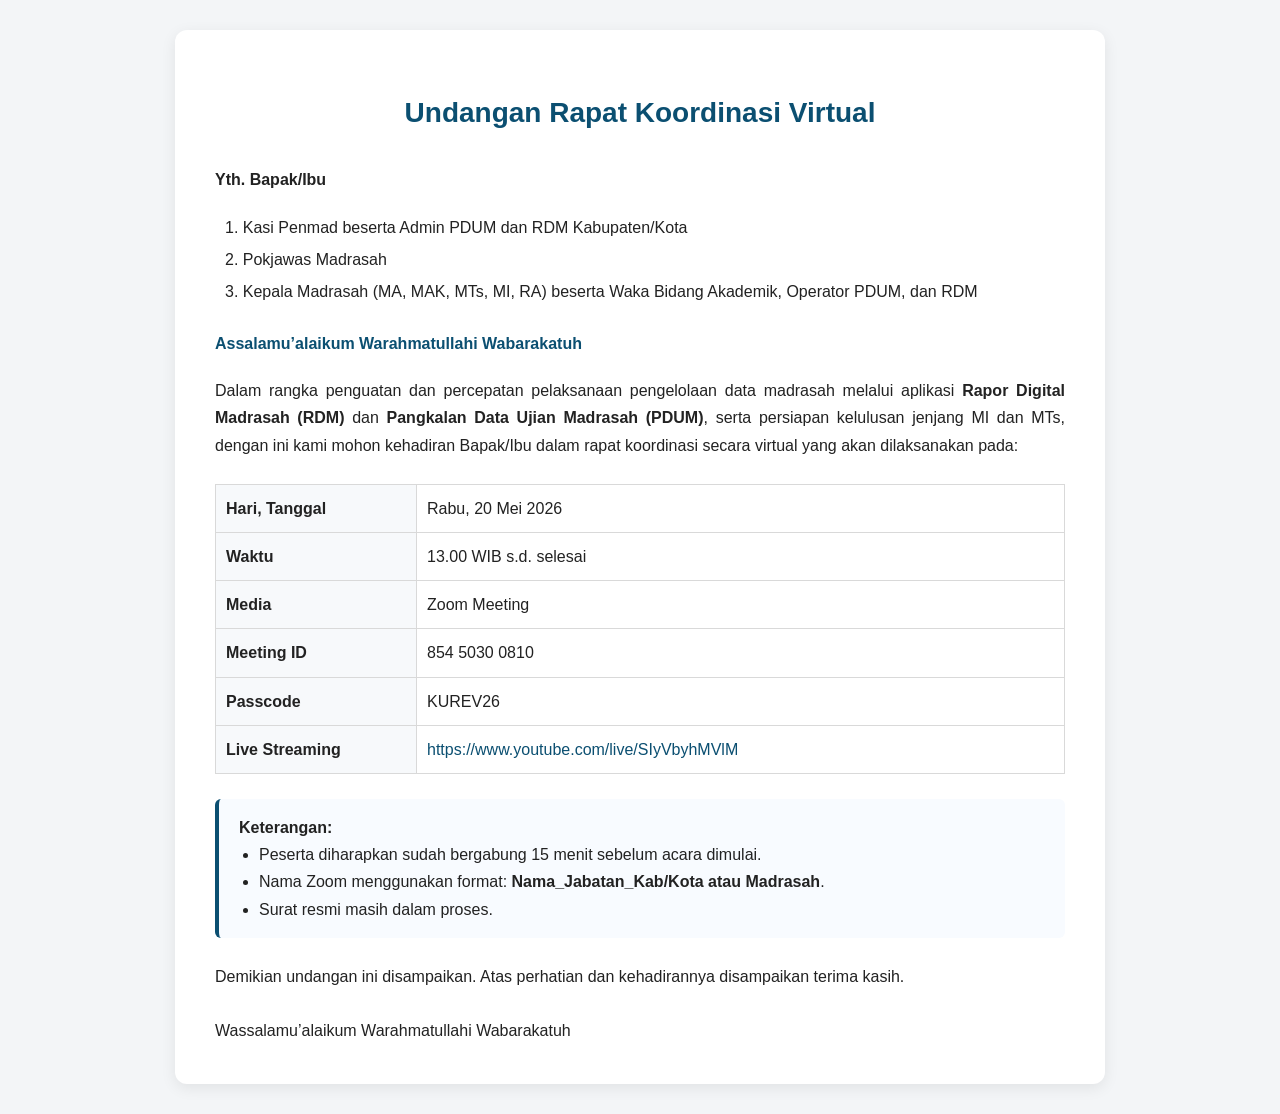
<file: 200526.html>
<!DOCTYPE html>
<html lang="id">
<head>
  <meta charset="UTF-8">
  <meta name="viewport" content="width=device-width, initial-scale=1.0">
  <title>Undangan Rapat Koordinasi RDM dan PDUM</title>

  <style>
    body{
      font-family: Arial, Helvetica, sans-serif;
      background:#f3f5f7;
      margin:0;
      padding:30px;
      color:#222;
      line-height:1.7;
    }

    .container{
      max-width:850px;
      margin:auto;
      background:#ffffff;
      padding:40px;
      border-radius:12px;
      box-shadow:0 4px 15px rgba(0,0,0,0.08);
    }

    h1{
      text-align:center;
      color:#0b4f71;
      margin-bottom:30px;
      font-size:28px;
    }

    .opening{
      margin-bottom:20px;
    }

    .recipient{
      margin-left:10px;
      margin-bottom:25px;
    }

    .recipient div{
      margin-bottom:5px;
    }

    .greeting{
      font-weight:bold;
      margin-bottom:20px;
      color:#0b4f71;
    }

    .content{
      text-align:justify;
      margin-bottom:25px;
    }

    table{
      width:100%;
      border-collapse:collapse;
      margin-bottom:25px;
    }

    td{
      padding:10px;
      border:1px solid #d9d9d9;
      vertical-align:top;
    }

    td:first-child{
      width:180px;
      font-weight:bold;
      background:#f7f9fb;
    }

    .note{
      background:#f8fbff;
      border-left:4px solid #0b4f71;
      padding:15px 20px;
      border-radius:6px;
      margin-bottom:25px;
    }

    .note ul{
      margin:0;
      padding-left:20px;
    }

    .closing{
      margin-top:25px;
    }

    a{
      color:#0b4f71;
      text-decoration:none;
    }

    a:hover{
      text-decoration:underline;
    }

    @media (max-width:600px){
      body{
        padding:15px;
      }

      .container{
        padding:25px;
      }

      table td{
        display:block;
        width:100%;
      }

      table td:first-child{
        width:100%;
      }
    }
  </style>
</head>

<body>

  <div class="container">

    <h1>Undangan Rapat Koordinasi Virtual</h1>

    <div class="opening">
      <strong>Yth. Bapak/Ibu</strong>
    </div>

    <div class="recipient">
      <div>1. Kasi Penmad beserta Admin PDUM dan RDM Kabupaten/Kota</div>
      <div>2. Pokjawas Madrasah</div>
      <div>3. Kepala Madrasah (MA, MAK, MTs, MI, RA) beserta Waka Bidang Akademik, Operator PDUM, dan RDM</div>
    </div>

    <div class="greeting">
      Assalamu’alaikum Warahmatullahi Wabarakatuh
    </div>

    <div class="content">
      Dalam rangka penguatan dan percepatan pelaksanaan pengelolaan data madrasah melalui aplikasi 
      <strong>Rapor Digital Madrasah (RDM)</strong> dan 
      <strong>Pangkalan Data Ujian Madrasah (PDUM)</strong>, 
      serta persiapan kelulusan jenjang MI dan MTs, dengan ini kami mohon kehadiran Bapak/Ibu dalam rapat koordinasi secara virtual yang akan dilaksanakan pada:
    </div>

    <table>
      <tr>
        <td>Hari, Tanggal</td>
        <td>Rabu, 20 Mei 2026</td>
      </tr>

      <tr>
        <td>Waktu</td>
        <td>13.00 WIB s.d. selesai</td>
      </tr>

      <tr>
        <td>Media</td>
        <td>Zoom Meeting</td>
      </tr>

      <tr>
        <td>Meeting ID</td>
        <td>854 5030 0810</td>
      </tr>

      <tr>
        <td>Passcode</td>
        <td>KUREV26</td>
      </tr>

      <tr>
        <td>Live Streaming</td>
        <td>
          <a href="https://www.youtube.com/live/SIyVbyhMVlM" target="_blank">
            https://www.youtube.com/live/SIyVbyhMVlM
          </a>
        </td>
      </tr>
    </table>

    <div class="note">
      <strong>Keterangan:</strong>
      <ul>
        <li>Peserta diharapkan sudah bergabung 15 menit sebelum acara dimulai.</li>
        <li>Nama Zoom menggunakan format: <strong>Nama_Jabatan_Kab/Kota atau Madrasah</strong>.</li>
        <li>Surat resmi masih dalam proses.</li>
      </ul>
    </div>

    <div class="closing">
      Demikian undangan ini disampaikan. Atas perhatian dan kehadirannya disampaikan terima kasih.
      <br><br>
      Wassalamu’alaikum Warahmatullahi Wabarakatuh
    </div>

  </div>

</body>
</html>
</file>
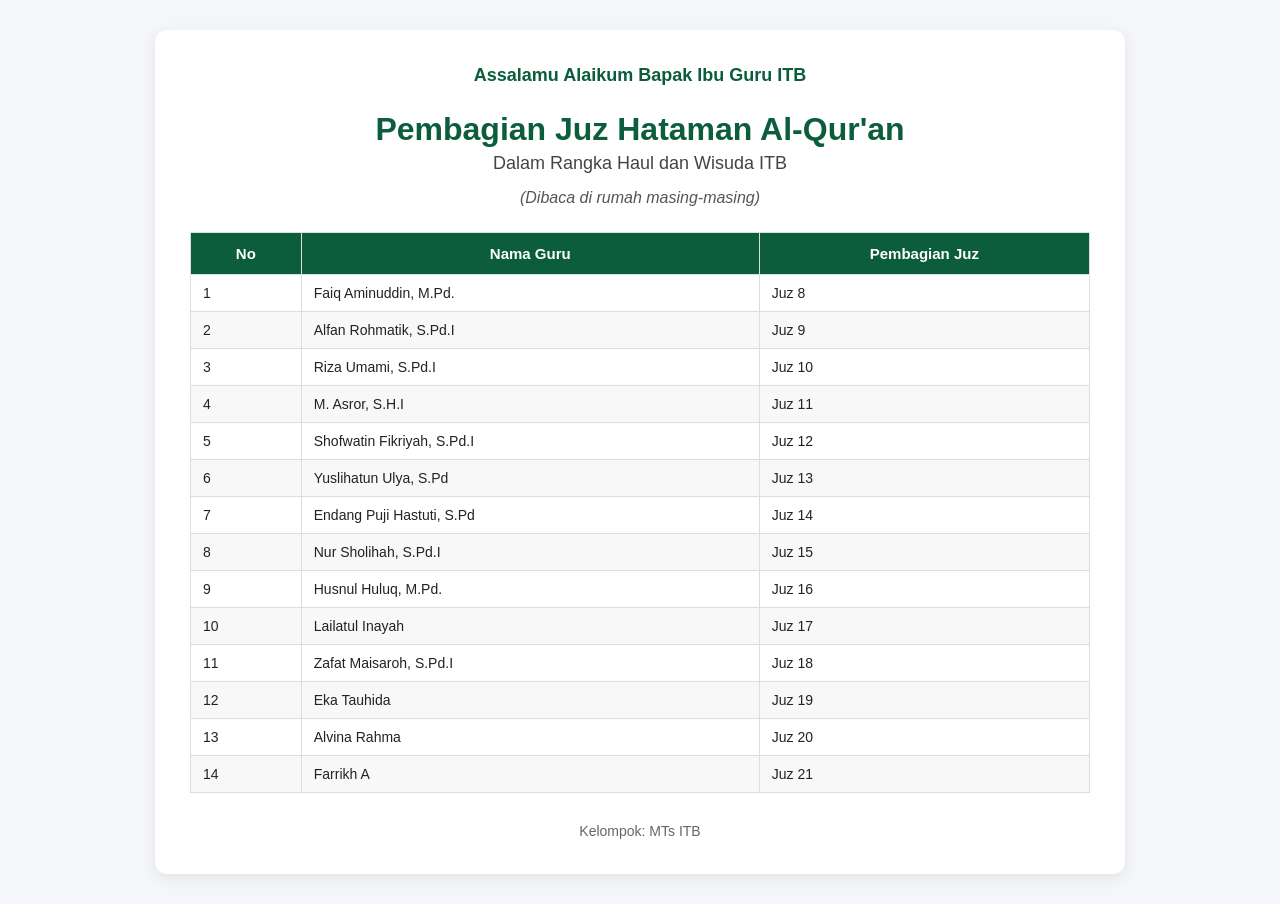
<file: khataman_haul_2026.html>
<!DOCTYPE html>
<html lang="id">
<head>
  <meta charset="UTF-8" />
  <meta name="viewport" content="width=device-width, initial-scale=1.0"/>
  <title>Pembagian Juz Hataman Al-Qur'an</title>

  <style>
    body{
      font-family: Arial, Helvetica, sans-serif;
      background:#f4f6f9;
      margin:0;
      padding:30px;
      color:#222;
    }

    .container{
      max-width:900px;
      margin:auto;
      background:white;
      padding:35px;
      border-radius:12px;
      box-shadow:0 4px 15px rgba(0,0,0,0.08);
    }

    h1{
      text-align:center;
      color:#0b5d3b;
      margin-bottom:5px;
    }

    h2{
      text-align:center;
      color:#444;
      margin-top:0;
      font-size:18px;
      font-weight:normal;
    }

    .opening{
      text-align:center;
      font-size:18px;
      margin-bottom:25px;
      color:#0b5d3b;
      font-weight:bold;
    }

    .note{
      text-align:center;
      margin-bottom:25px;
      color:#555;
      font-style:italic;
    }

    table{
      width:100%;
      border-collapse:collapse;
      margin-top:10px;
    }

    th{
      background:#0b5d3b;
      color:white;
      padding:12px;
      border:1px solid #ddd;
      font-size:15px;
    }

    td{
      padding:10px 12px;
      border:1px solid #ddd;
      font-size:14px;
    }

    tr:nth-child(even){
      background:#f8f8f8;
    }

    .footer{
      margin-top:30px;
      text-align:center;
      color:#666;
      font-size:14px;
    }

    @media (max-width:600px){
      body{
        padding:15px;
      }

      .container{
        padding:20px;
      }

      table{
        font-size:13px;
      }
    }
  </style>
</head>
<body>

  <div class="container">

    <div class="opening">
      Assalamu Alaikum Bapak Ibu Guru ITB
    </div>

    <h1>Pembagian Juz Hataman Al-Qur'an</h1>
    <h2>Dalam Rangka Haul dan Wisuda ITB</h2>

    <div class="note">
      (Dibaca di rumah masing-masing)
    </div>

    <table>
      <thead>
        <tr>
          <th>No</th>
          <th>Nama Guru</th>
          <th>Pembagian Juz</th>
        </tr>
      </thead>

      <tbody>
        <tr>
          <td>1</td>
          <td>Faiq Aminuddin, M.Pd.</td>
          <td>Juz 8</td>
        </tr>

        <tr>
          <td>2</td>
          <td>Alfan Rohmatik, S.Pd.I</td>
          <td>Juz 9</td>
        </tr>

        <tr>
          <td>3</td>
          <td>Riza Umami, S.Pd.I</td>
          <td>Juz 10</td>
        </tr>

        <tr>
          <td>4</td>
          <td>M. Asror, S.H.I</td>
          <td>Juz 11</td>
        </tr>

        <tr>
          <td>5</td>
          <td>Shofwatin Fikriyah, S.Pd.I</td>
          <td>Juz 12</td>
        </tr>

        <tr>
          <td>6</td>
          <td>Yuslihatun Ulya, S.Pd</td>
          <td>Juz 13</td>
        </tr>

        <tr>
          <td>7</td>
          <td>Endang Puji Hastuti, S.Pd</td>
          <td>Juz 14</td>
        </tr>

        <tr>
          <td>8</td>
          <td>Nur Sholihah, S.Pd.I</td>
          <td>Juz 15</td>
        </tr>

        <tr>
          <td>9</td>
          <td>Husnul Huluq, M.Pd.</td>
          <td>Juz 16</td>
        </tr>

        <tr>
          <td>10</td>
          <td>Lailatul Inayah</td>
          <td>Juz 17</td>
        </tr>

        <tr>
          <td>11</td>
          <td>Zafat Maisaroh, S.Pd.I</td>
          <td>Juz 18</td>
        </tr>

        <tr>
          <td>12</td>
          <td>Eka Tauhida</td>
          <td>Juz 19</td>
        </tr>

        <tr>
          <td>13</td>
          <td>Alvina Rahma</td>
          <td>Juz 20</td>
        </tr>

        <tr>
          <td>14</td>
          <td>Farrikh A</td>
          <td>Juz 21</td>
        </tr>
      </tbody>
    </table>

    <div class="footer">
      Kelompok: MTs ITB
    </div>

  </div>

</body>
</html>
</file>
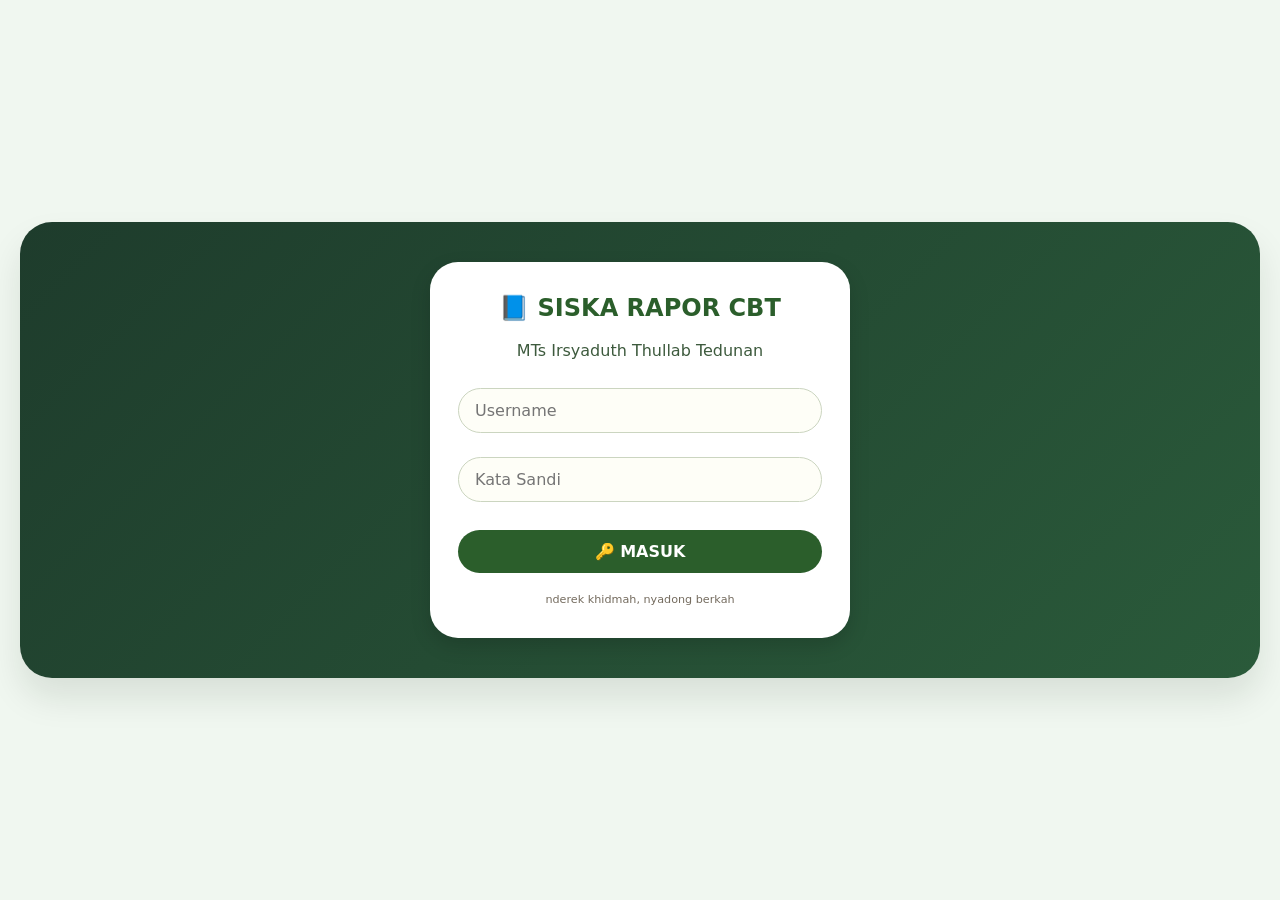
<file: pat.html>
<!DOCTYPE html>
<html lang="id">
<head>
    <meta charset="UTF-8">
    <meta name="viewport" content="width=device-width, initial-scale=1.0, user-scalable=yes">
    <title>E-Rapor CBT | MTs Irsyaduth Thullab Tedunan</title>
    <style>
        * { box-sizing: border-box; font-family: system-ui, 'Segoe UI', 'Roboto', sans-serif; }
        body { background: #f0f7f0; margin: 0; padding: 20px; display: flex; justify-content: center; align-items: center; min-height: 100vh; }
        .container { max-width: 1400px; width: 100%; background: white; border-radius: 32px; box-shadow: 0 20px 35px rgba(0, 32, 0, 0.1); overflow: hidden; }
        .login-panel { padding: 40px 30px; background: linear-gradient(135deg, #1e3c2c, #2a5a3a); color: white; text-align: center; }
        .login-card { background: white; color: #1e2a1e; border-radius: 28px; padding: 32px 28px; max-width: 420px; margin: 0 auto; box-shadow: 0 8px 20px rgba(0,0,0,0.15); }
        .login-card h2 { margin-top: 0; color: #2b5e2b; font-weight: 600; }
        .login-card input { width: 100%; padding: 12px 16px; margin: 12px 0; border: 1px solid #cbd5c0; border-radius: 60px; font-size: 1rem; background: #fefef7; }
        .login-card button { background: #2b5e2b; color: white; border: none; width: 100%; padding: 12px; border-radius: 60px; font-weight: bold; font-size: 1rem; cursor: pointer; margin-top: 16px; transition: 0.2s; }
        .login-card button:hover { background: #1f4a1f; transform: scale(0.98); }
        .error-msg { color: #c62828; background: #ffe8e8; padding: 8px; border-radius: 40px; margin-top: 12px; font-size: 0.85rem; }
        .dashboard { display: none; }
        .header-dashboard { background: #1e3c2c; padding: 20px 28px; color: white; }
        .header-dashboard h1 { margin: 0 0 6px 0; font-size: 1.5rem; }
        .header-dashboard p { margin: 0; opacity: 0.85; font-style: italic; }
        .user-info { display: flex; justify-content: space-between; align-items: center; flex-wrap: wrap; background: #e9f3e6; padding: 10px 28px; border-bottom: 1px solid #cfe3cf; }
        .user-greeting { font-weight: bold; color: #1e4620; }
        .logout-btn { background: #8b5a2b; border: none; padding: 6px 18px; border-radius: 30px; color: white; cursor: pointer; font-weight: 500; transition: 0.2s; }
        .logout-btn:hover { background: #6f451e; }
        .content-area { padding: 24px 28px; }
        .toolbar { display: flex; flex-wrap: wrap; gap: 15px; margin-bottom: 28px; align-items: flex-end; background: #f8faf4; padding: 16px 20px; border-radius: 28px; }
        .toolbar-group { display: flex; flex-direction: column; gap: 6px; }
        .toolbar-group label { font-size: 0.8rem; font-weight: 600; color: #2b4b2b; }
        select, .toolbar button { padding: 8px 16px; border-radius: 40px; border: 1px solid #bdd4b0; background: white; font-size: 0.9rem; cursor: pointer; }
        .toolbar button { background: #2a6b2a; color: white; border: none; font-weight: bold; transition: 0.2s; }
        .toolbar button:hover { background: #1f551f; }
        table { width: 100%; border-collapse: collapse; background: white; border-radius: 20px; overflow-x: auto; display: block; }
        th, td { border: 1px solid #dde6d5; padding: 12px 8px; text-align: center; font-size: 0.85rem; }
        th { background: #d9e8d3; color: #1a3a1a; font-weight: 700; }
        tr:nth-child(even) { background-color: #fafdf7; }
        .nilai-rendah { background-color: #fff0e0; font-weight: 500; }
        .keterangan { font-size: 0.8rem; font-weight: 500; }
        .table-wrapper { overflow-x: auto; border-radius: 20px; border: 1px solid #e0ecda; }
        footer { text-align: center; font-size: 0.7rem; padding: 16px; color: #4a6741; border-top: 1px solid #deecda; }
        .btn-tampil { background-color: #2c7a2c; color: white; border: none; padding: 6px 16px; border-radius: 40px; cursor: pointer; font-weight: bold; transition: 0.2s; }
        .btn-tampil:hover { background-color: #1e5a1e; transform: scale(0.97); }
        .export-label { font-size:0.7rem; color:#4b6e3b; margin-left:auto; background:transparent; }
        @media (max-width: 700px) { th, td { padding: 6px 4px; font-size: 0.7rem; } .toolbar { flex-direction: column; align-items: stretch; } }
    </style>
</head>
<body>
<div class="container" id="appContainer">
    <div id="loginSection" class="login-panel">
        <div class="login-card">
            <h2>📘 SISKA RAPOR CBT</h2>
            <p style="color:#3d5a3d;">MTs Irsyaduth Thullab Tedunan</p>
            <input type="text" id="loginUsername" placeholder="Username" autocomplete="off">
            <input type="password" id="loginPassword" placeholder="Kata Sandi">
            <button id="btnLogin">🔑 MASUK</button>
            <div id="loginError" class="error-msg" style="display: none;"></div>
            <div style="margin-top: 20px; font-size: 0.7rem; color:#746b5e;">nderek khidmah, nyadong berkah</div>
        </div>
    </div>

    <div id="dashboardSection" class="dashboard">
        <div class="header-dashboard">
            <h1>📋 DAFTAR NILAI PAT</h1>
            <p>Penilaian Akhir Tahun Pelajaran 2025/2026<br>MTs Irsyaduth Thullab Tedunan</p>
        </div>
        <div class="user-info">
            <span class="user-greeting" id="userGreeting"></span>
            <button id="logoutBtn" class="logout-btn">🚪 Keluar</button>
        </div>
        <div class="content-area">
            <p>Untuk Arsip nilai PHTS 2 dapat dilihat pada tautan berikut;<p>
            <a href="https://docs.google.com/spreadsheets/d/1Q-qcjDc6aFmaw4sTCZqE6dUvIwit3qYJ/edit?usp=sharing&ouid=107614036258661673525&rtpof=true&sd=true">Nilai PHBTS2 KELAS 8</a>
              <br>
                <a href="https://docs.google.com/spreadsheets/d/10Xsttz65s2e2OVKB952CV5C4j4K-hK2QS0tRdWE61ms/edit?usp=sharing">Nilai PHBTS2 KELAS 7</a>
            
            <div id="guruToolbar" style="display: none;" class="toolbar">
                <div class="toolbar-group">
                    <label>📚 Pilih Mata Pelajaran</label>
                    <select id="exportMapelSelect"></select>
                </div>
                <div class="toolbar-group">
                    <label>🏫 Kelas</label>
                    <select id="exportKelasSelect">
                        <option value="all">Semua Kelas (7 & 8)</option>
                        <option value="7A">Kelas 7A</option>
                        <option value="7B">Kelas 7B</option>
                        <option value="8">Kelas 8</option>
                    </select>
                </div>
                <button id="btnExportXLS">📎 Unduh Nilai (XLS)</button>
                <span class="export-label">⬇ Export nilai utama + remidi + keterangan</span>
            </div>
            <div id="nilaiContainer">
                <div style="margin-bottom: 20px;">
                    <h3 id="subtitleNilai">📖 Daftar Nilai Mata Pelajaran</h3>
                    <div id="studentSelectorArea" style="margin-bottom: 12px;"></div>
                </div>
                <div class="table-wrapper">
                    <table id="nilaiTable">
                        <thead id="tableHeader"></thead>
                        <tbody id="tableBody"></tbody>
                    </table>
                </div>
            </div>
        </div>
        <footer>© Sistem Informasi Raport Digital | Data Real Time CBT</footer>
    </div>
</div>

<script>
    // ================== NORMALISASI NAMA MAPEL ==================
    function normalizeMapelName(rawName) {
        let upper = rawName.toUpperCase().trim();
        if (upper === "TAKLIM" || upper === "TAKLIMUL MUTA'ALIM" || upper === "TAKLIMUL MUTA'ALLIM") return "TAKLIMUL MUTA'ALIM";
        if (upper === "NAHWU-SHORF" || upper === "NASHWU-SHORF" || upper === "NAHWU SHORF") return "NAHWU-SHORF";
        if (upper === "HADITS" || upper === "HADIS") return "HADITS";
        if (upper === "TAFSIR") return "TAFSIR";
        if (upper === "TAQRIB") return "TAQRIB";
        if (upper === "AKIDAH AKHLAK") return "AKIDAH AKHLAK";
        if (upper === "BAHASA ARAB") return "BAHASA ARAB";
        if (upper === "BAHASA INDONESIA") return "BAHASA INDONESIA";
        if (upper === "BAHASA INGGRIS") return "BAHASA INGGRIS";
        if (upper === "IPS") return "IPS";
        if (upper === "IPA") return "IPA";
        if (upper === "PPKN") return "PPKn";
        if (upper === "MATEMATIKA") return "MATEMATIKA";
        if (upper === "SKI") return "SKI";
        if (upper === "FIKIH") return "FIKIH";
        if (upper === "QUR'AN HADITS") return "QUR'AN HADITS";
        if (upper === "PJOK") return "PJOK";
        if (upper === "INFORMATIKA") return "INFORMATIKA";
        if (upper === "SENI BUDAYA") return "SENI BUDAYA";
        if (upper === "BAHASA JAWA") return "BAHASA JAWA";
        if (upper === "NU") return "NU";
        if (upper === "TAUHID") return "TAUHID";
        return rawName;
    }

    // ================== PARSING CSV ==================
    function parseCSVtoObjects(csvText) {
        const lines = csvText.trim().split(/\r?\n/);
        if(lines.length < 2) return [];
        const headers = lines[0].split(',').map(h => h.replace(/^"|"$/g, '').trim());
        const result = [];
        for(let i=1; i<lines.length; i++) {
            if(!lines[i].trim()) continue;
            let row = [];
            let inQuote = false;
            let current = '';
            for(let ch of lines[i]) {
                if(ch === '"') inQuote = !inQuote;
                else if(ch === ',' && !inQuote) { row.push(current.trim()); current = ''; }
                else current += ch;
            }
            row.push(current.trim());
            if(row.length < headers.length) continue;
            let obj = {};
            headers.forEach((h, idx) => { obj[h] = row[idx] || ''; });
            result.push(obj);
        }
        return result;
    }

    function parseMapelKey(key) {
        if (!key.startsWith("Kuis:")) return null;
        let sisa = key.substring(5);
        let riilMatch = sisa.match(/(.*?)\s*\(Riil\)$/i);
        if (!riilMatch) return null;
        let sebelumRiil = riilMatch[1].trim();
        let remidiMatch = sebelumRiil.match(/^(.*?)\s*\((Remidi|REMIDI)\)$/i);
        if (remidiMatch) {
            let mapelBersih = remidiMatch[1].trim();
            return { mapelBersih: mapelBersih, isRemidi: true };
        } else {
            return { mapelBersih: sebelumRiil, isRemidi: false };
        }
    }

    function extractStudentFromRaw(rawObj, defaultKelas) {
        let namaDepan = rawObj["Nama Depan"] || "";
        let namaAkhir = rawObj["Nama akhir"] || "";
        let namaLengkap = (namaDepan + " " + namaAkhir).trim();
        let email = rawObj["Alamat surel"] || "";
        let emailLocal = email ? email.split('@')[0] : "";  // ambil prefix email sebagai ID unik
        let kelas = defaultKelas;

        let nilaiMap = new Map();
        for(let key in rawObj) {
            let parsed = parseMapelKey(key);
            if (!parsed) continue;
            let { mapelBersih, isRemidi } = parsed;
            let mapelNormal = normalizeMapelName(mapelBersih);
            let nilaiStr = rawObj[key];
            let nilai = (nilaiStr === '-' || nilaiStr === '' || nilaiStr === undefined) ? null : parseFloat(nilaiStr);
            if(isNaN(nilai)) nilai = null;

            if (!nilaiMap.has(mapelNormal)) {
                nilaiMap.set(mapelNormal, { utama: null, remidi: null });
            }
            let entry = nilaiMap.get(mapelNormal);
            if (!isRemidi) entry.utama = nilai;
            else entry.remidi = nilai;
        }
        return {
            uid: emailLocal,          // identifier unik dari email
            nama: namaLengkap,
            kelas: kelas,
            email: email,
            nilaiMap: nilaiMap
        };
    }

    // ================== URUTAN SISWA CUSTOM & SUBKELAS ==================
    // Daftar prefix email (nomor ID) sesuai urutan: 7A, 7B, 8
    const customOrderUids = [
        // Kelas 7A (perempuan) - 22 siswa
        "3127769797", "3122643480", "3137803189", "3135912225", "3129419120", "3123412704", "3125801400",
        "3134059861", "3126303673", "3139255559", "3133179938", "3121731467", "3130222763", "3139712557",
        "3138132500", "3124587211", "3137380440", "3122574676", "3135601427", "3125985561", "3135163292",
        "3136243682",
        // Kelas 7B (laki-laki) - 14 siswa
        "3121447574", "3137298475", "0128312369", "3129488334", "3131150241", "3131590842", "3132787097",
        "3131455033", "3138847260", "0116163534", "3123874679", "3131799772", "3132593380", "3134103139",
        // Kelas 8 - 26 siswa
        "3130515011", "0095103601", "3120739984", "3125761288", "3125108780", "3124532662", "3115368220",
        "3119323113", "3127182441", "3114563961", "3115783008", "3129310900", "3119574082", "0111684209",
        "0121576345", "0113106875", "3122161058", "3111255104", "3119693693", "3114740072", "3114257357",
        "3120140558", "3117251196", "3114402042", "0122932983", "3139854343"
    ];

    function getSubkelasByUid(uid) {
        const index = customOrderUids.indexOf(uid);
        if (index === -1) return null;
        if (index < 22) return "7A";
        if (index < 22 + 14) return "7B";
        return "8";
    }

    function sortStudentsByCustomOrder(students) {
        const orderMap = new Map();
        customOrderUids.forEach((uid, idx) => orderMap.set(uid, idx));
        students.forEach(s => {
            s.subkelas = getSubkelasByUid(s.uid) || (s.kelas == 7 ? "7" : "8");
        });
        students.sort((a, b) => {
            const idxA = orderMap.has(a.uid) ? orderMap.get(a.uid) : Infinity;
            const idxB = orderMap.has(b.uid) ? orderMap.get(b.uid) : Infinity;
            if (idxA !== idxB) return idxA - idxB;
            return a.nama.localeCompare(b.nama);
        });
        return students;
    }

    // ================== LOAD DATA ==================
    let allStudents = [];
    let masterMapelList = [];
    let usersDB = [];
    let currentUser = null;

    async function loadAllData() {
        const files = [
            { path: "Pat2607 Nilai-20260607_0353-comma_separated.csv", kelas: 7 },
            { path: "Pat2608 Nilai-20260607_0359-comma_separated.csv", kelas: 8 }
        ];
        let rawStudents = [];
        for(let file of files) {
            try {
                const response = await fetch(file.path);
                if(!response.ok) throw new Error(`Gagal load ${file.path}`);
                const text = await response.text();
                const dataObjects = parseCSVtoObjects(text);
                for(let obj of dataObjects) {
                    let student = extractStudentFromRaw(obj, file.kelas);
                    if(student.nama && student.nama !== " ") rawStudents.push(student);
                }
            } catch(e) {
                console.warn(`Error loading ${file.path}:`, e);
                alert(`Data nilai tidak dapat dimuat: ${file.path}. Pastikan file tersedia.`);
            }
        }
        allStudents = sortStudentsByCustomOrder(rawStudents);
        let mapelSet = new Set();
        for(let s of allStudents) {
            for(let mapel of s.nilaiMap.keys()) mapelSet.add(mapel);
        }
        masterMapelList = Array.from(mapelSet).sort((a,b) => a.localeCompare(b, 'id'));
        console.log("Loaded & sorted students:", allStudents.length, "mapel:", masterMapelList.length);
        console.log("Contoh subkelas:", allStudents.slice(0,3).map(s=>`${s.nama}: ${s.subkelas}`));
    }

    async function loadUserDB() {
        try {
            const resp = await fetch("user.csv");
            if(!resp.ok) throw new Error("user.csv tidak ditemukan");
            const text = await resp.text();
            const rows = text.trim().split(/\r?\n/);
            for(let i=1;i<rows.length;i++) {
                let vals = rows[i].split(',').map(v => v.replace(/^"|"$/g, '').trim());
                if(vals.length<5) continue;
                usersDB.push({
                    nama: vals[0],
                    username: vals[1],
                    password: vals[2],
                    status: vals[3],
                    email: vals[4]
                });
            }
        } catch(e) {
            console.warn("user.csv tidak ada, generate default");
            for(let student of allStudents) {
                let username = student.email;
                if(!username) username = student.nama.replace(/\s/g,'').toLowerCase();
                let status = (student.kelas === 7) ? "kelas7" : "kelas8";
                usersDB.push({
                    nama: student.nama,
                    username: username,
                    password: "siswa123",
                    status: status,
                    email: student.email
                });
            }
            usersDB.push({ nama: "Guru Pengajar", username: "guru", password: "guru123", status: "guru", email: "-" });
        }
    }

    function renderNilaiTable(student) {
        if(!student) {
            document.getElementById("tableHeader").innerHTML = "";
            document.getElementById("tableBody").innerHTML = "<tr><td colspan='5'>Siswa tidak ditemukan</td></tr>";
            return;
        }
        let theadHtml = `<tr><th>No</th><th>Mata Pelajaran</th><th>Nilai Utama</th><th>Nilai Remidi</th><th>Keterangan</th></tr>`;
        let tbodyHtml = "";
        let nomor = 1;
        for(let mapel of masterMapelList) {
            let nilai = student.nilaiMap.get(mapel) || { utama: null, remidi: null };
            let utama = (nilai.utama !== null && !isNaN(nilai.utama)) ? nilai.utama : "-";
            let remidi = (nilai.remidi !== null && !isNaN(nilai.remidi)) ? nilai.remidi : "-";
            let utamaAngka = (nilai.utama !== null && !isNaN(nilai.utama)) ? nilai.utama : -1;
            let remidiAngka = (nilai.remidi !== null && !isNaN(nilai.remidi)) ? nilai.remidi : -1;
            let needRemidi = (utamaAngka < 60 && (remidiAngka === -1 || remidiAngka < 60));
            let keterangan = needRemidi ? "⚠️ masih perlu remidi" : "✅ tuntas";
            let rowClass = needRemidi ? "nilai-rendah" : "";
            tbodyHtml += `<tr class="${rowClass}"><td>${nomor++}</td><td style="text-align:left;">${mapel}</td><td>${utama === "-" ? "—" : utama}</td><td>${remidi === "-" ? "—" : remidi}</td><td class="keterangan">${keterangan}</td></tr>`;
        }
        document.getElementById("tableHeader").innerHTML = theadHtml;
        document.getElementById("tableBody").innerHTML = tbodyHtml;
        let subkelasLabel = student.subkelas ? ` (Kelas ${student.subkelas})` : ` (Kelas ${student.kelas})`;
        document.getElementById("subtitleNilai").innerHTML = `📖 Daftar Nilai - ${student.nama}${subkelasLabel}`;
    }

    function populateStudentSelectorForGuru() {
        let container = document.getElementById("studentSelectorArea");
        if(!container) return;
        if(currentUser && currentUser.status !== "guru") {
            container.innerHTML = "";
            return;
        }
        let filtered = allStudents;
        let html = `<div style="display: flex; gap: 12px; align-items: center; flex-wrap:wrap;">
                        <label><strong>👥 Pilih Siswa : </strong></label>
                        <select id="siswaSelect" style="padding:6px 12px; border-radius:40px;">`;
        for(let s of filtered) {
            let label = s.subkelas ? `${s.nama} (Kls ${s.subkelas})` : `${s.nama} (Kls ${s.kelas})`;
            html += `<option value="${s.email}">${label}</option>`;
        }
        html += `</select><button id="refreshNilaiBtn" class="btn-tampil">Tampilkan Nilai</button></div>`;
        container.innerHTML = html;
        const refreshBtn = document.getElementById("refreshNilaiBtn");
        if(refreshBtn) {
            refreshBtn.addEventListener("click", () => {
                let email = document.getElementById("siswaSelect").value;
                let student = allStudents.find(s => s.email === email);
                if(student) renderNilaiTable(student);
            });
        }
        if(filtered.length) renderNilaiTable(filtered[0]);
    }

    // ================== EXPORT XLS (TANPA LIBRARY) ==================
    function downloadAsXLS(dataArray, filename) {
        let sheetContent = "";
        for(let row of dataArray) {
            let processedRow = row.map(cell => {
                if(typeof cell === 'string' && (cell.includes(',') || cell.includes('"'))) {
                    return `"${cell.replace(/"/g, '""')}"`;
                }
                return cell;
            }).join(",");
            sheetContent += processedRow + "\n";
        }
        const blob = new Blob(["\uFEFF" + sheetContent], { type: "application/vnd.ms-excel" });
        const link = document.createElement("a");
        const url = URL.createObjectURL(blob);
        link.href = url;
        link.download = filename.endsWith('.xls') ? filename : filename + ".xls";
        document.body.appendChild(link);
        link.click();
        document.body.removeChild(link);
        URL.revokeObjectURL(url);
    }

    function exportToXLS(mapel, kelasFilter) {
        if (!mapel) { alert("Pilih mata pelajaran terlebih dahulu."); return; }
        let targetStudents;
        if (kelasFilter === "all") targetStudents = allStudents;
        else if (kelasFilter === "7A") targetStudents = allStudents.filter(s => s.subkelas === "7A");
        else if (kelasFilter === "7B") targetStudents = allStudents.filter(s => s.subkelas === "7B");
        else if (kelasFilter === "8") targetStudents = allStudents.filter(s => s.subkelas === "8");
        else targetStudents = allStudents;

        if(targetStudents.length === 0) { 
            alert(`Tidak ada siswa pada kelompok ${kelasFilter}. Pastikan data sudah dimuat dengan benar.`);
            return; 
        }
        let exportData = [["Nama Siswa", "Kelas", `Nilai Utama (${mapel})`, `Nilai Remidi (${mapel})`, "Keterangan"]];
        for(let s of targetStudents) {
            let nilaiMapel = s.nilaiMap.get(mapel) || { utama: null, remidi: null };
            let utama = (nilaiMapel.utama !== null && !isNaN(nilaiMapel.utama)) ? nilaiMapel.utama : "-";
            let remidi = (nilaiMapel.remidi !== null && !isNaN(nilaiMapel.remidi)) ? nilaiMapel.remidi : "-";
            let utamaAngka = (nilaiMapel.utama !== null && !isNaN(nilaiMapel.utama)) ? nilaiMapel.utama : -1;
            let remidiAngka = (nilaiMapel.remidi !== null && !isNaN(nilaiMapel.remidi)) ? nilaiMapel.remidi : -1;
            let keterangan = (utamaAngka < 60 && (remidiAngka === -1 || remidiAngka < 60)) ? "Masih perlu remidi" : "Tuntas";
            let kelasLabel = s.subkelas ? `Kelas ${s.subkelas}` : `Kelas ${s.kelas}`;
            exportData.push([s.nama, kelasLabel, utama, remidi, keterangan]);
        }
        try {
            const filename = `Nilai_${mapel}_${kelasFilter}_PAT2026.xls`;
            downloadAsXLS(exportData, filename);
            alert(`Berhasil mengeksport data ${mapel} untuk ${kelasFilter === 'all' ? 'Semua Kelas' : 'Kelas '+kelasFilter}`);
        } catch(err) {
            console.error("Export error:", err);
            alert("Terjadi kesalahan saat mengeksport data: " + err.message);
        }
    }

    function initGuruExportToolbar() {
        const toolbarDiv = document.getElementById("guruToolbar");
        if(!toolbarDiv) return;
        if(currentUser && currentUser.status === "guru") {
            toolbarDiv.style.display = "flex";
            const mapelSelect = document.getElementById("exportMapelSelect");
            if(mapelSelect) {
                mapelSelect.innerHTML = "";
                for(let mapel of masterMapelList) {
                    let opt = document.createElement("option");
                    opt.value = mapel;
                    opt.textContent = mapel;
                    mapelSelect.appendChild(opt);
                }
                const exportBtn = document.getElementById("btnExportXLS");
                const kelasSelect = document.getElementById("exportKelasSelect");
                const newExportBtn = exportBtn.cloneNode(true);
                exportBtn.parentNode.replaceChild(newExportBtn, exportBtn);
                newExportBtn.addEventListener("click", () => {
                    let mapel = mapelSelect.value;
                    let kelas = kelasSelect.value;
                    if(!mapel) { alert("Pilih mata pelajaran."); return; }
                    exportToXLS(mapel, kelas);
                });
            }
        } else {
            toolbarDiv.style.display = "none";
        }
    }

    // ================== LOGIN & DASHBOARD ==================
    async function handleLogin(username, password) {
        if(usersDB.length === 0) await loadUserDB();
        const user = usersDB.find(u => u.username === username && u.password === password);
        if(!user) {
            document.getElementById("loginError").innerText = "Username / sandi salah!";
            document.getElementById("loginError").style.display = "block";
            return false;
        }
        currentUser = { username: user.username, status: user.status, nama: user.nama, emailMatch: user.email };
        localStorage.setItem("currentUser", JSON.stringify(currentUser));
        return true;
    }

    async function showDashboard() {
        if(!currentUser) return;
        document.getElementById("loginSection").style.display = "none";
        document.getElementById("dashboardSection").style.display = "block";
        let roleText = currentUser.status === "guru" ? "Guru" : (currentUser.status === "kelas7" ? "Siswa Kelas 7" : "Siswa Kelas 8");
        document.getElementById("userGreeting").innerHTML = `👋 Selamat datang, ${currentUser.nama} (${roleText})`;
        
        if(currentUser.status === "guru") {
            if(allStudents.length === 0) await loadAllData();
            await populateStudentSelectorForGuru();
            initGuruExportToolbar();
        } else {
            let student = allStudents.find(s => s.email === currentUser.emailMatch);
            if(!student) student = allStudents.find(s => s.nama.toLowerCase() === currentUser.nama.toLowerCase());
            if(student) renderNilaiTable(student);
            else document.getElementById("tableBody").innerHTML = "<tr><td colspan='5'>Data nilai tidak ditemukan untuk akun ini.</td></tr>";
            document.getElementById("studentSelectorArea").innerHTML = "";
            document.getElementById("guruToolbar").style.display = "none";
        }
    }

    function logout() {
        localStorage.removeItem("currentUser");
        currentUser = null;
        document.getElementById("loginSection").style.display = "block";
        document.getElementById("dashboardSection").style.display = "none";
        document.getElementById("loginUsername").value = "";
        document.getElementById("loginPassword").value = "";
        document.getElementById("loginError").style.display = "none";
    }

    async function initApp() {
        await loadAllData();
        await loadUserDB();
        const logoutBtn = document.getElementById("logoutBtn");
        if (logoutBtn) {
            logoutBtn.removeEventListener("click", logout);
            logoutBtn.addEventListener("click", logout);
        }
        const saved = localStorage.getItem("currentUser");
        if(saved) {
            try {
                currentUser = JSON.parse(saved);
                if(usersDB.some(u => u.username === currentUser.username)) {
                    await showDashboard();
                    return;
                } else localStorage.removeItem("currentUser");
            } catch(e) {}
        }
        document.getElementById("loginSection").style.display = "block";
        document.getElementById("dashboardSection").style.display = "none";
        const loginBtn = document.getElementById("btnLogin");
        loginBtn.onclick = async () => {
            const user = document.getElementById("loginUsername").value.trim();
            const pass = document.getElementById("loginPassword").value.trim();
            if(await handleLogin(user, pass)) await showDashboard();
        };
        document.getElementById("loginPassword").addEventListener("keypress", (e) => { if(e.key === "Enter") loginBtn.click(); });
    }
    
    initApp();
</script>
</body>
</html>
</file>
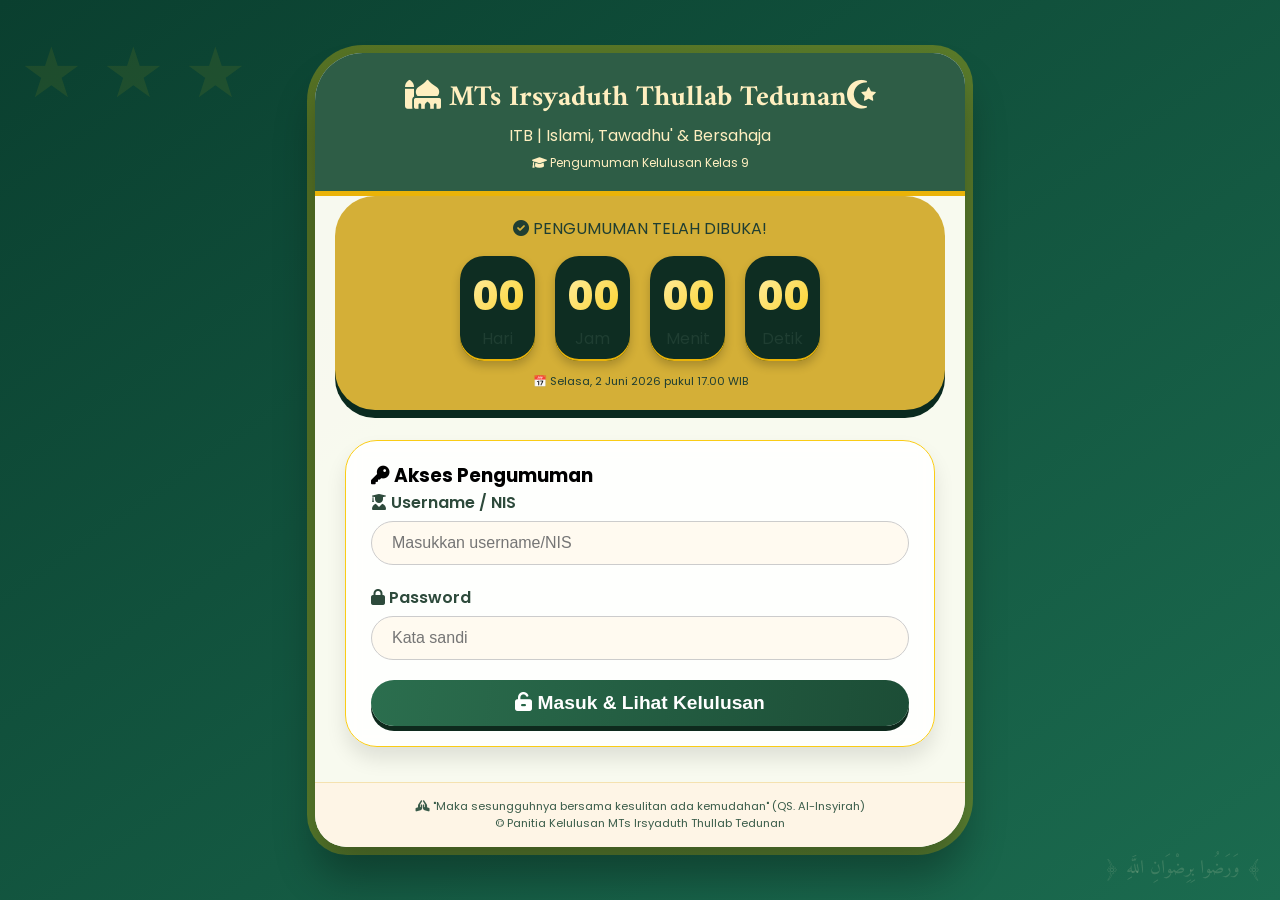
<file: skl26.html>
<!DOCTYPE html>
<html lang="id">
<head>
    <meta charset="UTF-8">
    <meta name="viewport" content="width=device-width, initial-scale=1.0, user-scalable=yes">
    <title>Pengumuman Kelulusan | MTs Irsyaduth Thullab Tedunan</title>
    <link rel="stylesheet" href="style.css">
    <link href="https://fonts.googleapis.com/css2?family=Poppins:wght@300;400;600;700;800&family=Amiri:wght@400;700&display=swap" rel="stylesheet">
    <link rel="stylesheet" href="https://cdnjs.cloudflare.com/ajax/libs/font-awesome/6.0.0-beta3/css/all.min.css">
</head>
<body>
<div class="main-container">
    <div class="header-islamic">
        <h1><i class="fas fa-mosque"></i> MTs Irsyaduth Thullab Tedunan<i class="fas fa-star-and-crescent"></i></h1>
        <p>ITB | Islami, Tawadhu' & Bersahaja</p>
        <p style="font-size:0.75rem; margin-top:6px;"><i class="fas fa-graduation-cap"></i> Pengumuman Kelulusan Kelas 9</p>
    </div>

    <!-- Timer -->
    <div class="timer-card" id="timerWidget">
        <div class="timer-label">
            <i class="fas fa-hourglass-half"></i> MENUJU PENGUMUMAN RESMI
        </div>
        <div class="timer-digits" id="countdownDisplay">
            <div class="time-block"><div class="time-number" id="days">00</div><div class="time-label">Hari</div></div>
            <div class="time-block"><div class="time-number" id="hours">00</div><div class="time-label">Jam</div></div>
            <div class="time-block"><div class="time-number" id="minutes">00</div><div class="time-label">Menit</div></div>
            <div class="time-block"><div class="time-number" id="seconds">00</div><div class="time-label">Detik</div></div>
        </div>
        <div style="font-size: 0.7rem; margin-top: 12px;" id="targetDateText"></div>
    </div>

    <div class="content-area" id="appContent">
        <!-- Login Panel -->
        <div id="loginPanel">
            <div class="login-card">
                <h3><i class="fas fa-key"></i> Akses Pengumuman</h3>
                <div class="input-group">
                    <label><i class="fas fa-user-graduate"></i> Username / NIS</label>
                    <input type="text" id="username" placeholder="Masukkan username/NIS" autocomplete="off">
                </div>
                <div class="input-group">
                    <label><i class="fas fa-lock"></i> Password</label>
                    <input type="password" id="password" placeholder="Kata sandi">
                </div>
                <button class="btn-login" id="loginBtn"><i class="fas fa-unlock-alt"></i> Masuk & Lihat Kelulusan</button>
            </div>
        </div>

        <!-- Dashboard Kelulusan (awal tersembunyi) -->
        <div id="graduatePanel" style="display: none;">
            <div class="graduate-panel">
                <!-- Area untuk pesan "belum dibuka" atau konten kelulusan -->
                <div id="announcementContent">
                    <!-- akan diisi oleh script berdasarkan waktu -->
                </div>
                <div style="text-align: center; margin-top: 15px;">
                    <button class="logout-btn" id="logoutBtn"><i class="fas fa-sign-out-alt"></i> Logout & Kembali</button>
                </div>
            </div>
        </div>
    </div>

    <footer>
        <i class="fas fa-praying-hands"></i> "Maka sesungguhnya bersama kesulitan ada kemudahan" (QS. Al-Insyirah) <br>
        © Panitia Kelulusan MTs Irsyaduth Thullab Tedunan
    </footer>
</div>

<script src="script.js"></script>
</body>
</html>
</file>
<file: style.css>
* {
    margin: 0;
    padding: 0;
    box-sizing: border-box;
}

body {
    font-family: 'Poppins', sans-serif;
    background: linear-gradient(145deg, #0a3f2f 0%, #1b6b4f 100%);
    min-height: 100vh;
    display: flex;
    justify-content: center;
    align-items: center;
    padding: 1.5rem;
    position: relative;
}

body::before {
    content: "﴿ وَرَضُوا بِرِضْوَانِ اللَّهِ ﴾";
    font-family: 'Amiri', serif;
    font-size: 1.2rem;
    color: rgba(255, 248, 205, 0.15);
    position: fixed;
    bottom: 15px;
    right: 20px;
    white-space: nowrap;
    pointer-events: none;
    z-index: 0;
}

body::after {
    content: "★ ★ ★";
    font-size: 70px;
    color: rgba(255, 215, 0, 0.08);
    position: fixed;
    top: 20px;
    left: 20px;
    pointer-events: none;
}

.main-container {
    max-width: 650px;
    width: 100%;
    background: rgba(255, 255, 245, 0.97);
    border-radius: 48px 32px 48px 32px;
    box-shadow: 0 30px 40px rgba(0, 0, 0, 0.3), 0 0 0 8px rgba(255, 215, 0, 0.3);
    overflow: hidden;
    z-index: 2;
    position: relative;
}

.header-islamic {
    background: #2e5d46;
    padding: 1.2rem 1.5rem;
    text-align: center;
    color: #ffefc0;
    border-bottom: 5px solid #eab308;
}

.header-islamic h1 {
    font-family: 'Amiri', serif;
    font-size: 1.8rem;
}

.timer-card {
    background: #1f3e32;
    margin: 0 20px 20px 20px;
    border-radius: 40px;
    padding: 20px 15px;
    text-align: center;
    color: #fff3cf;
    box-shadow: 0 8px 0 #0a2a1f;
}

.timer-digits {
    display: flex;
    justify-content: center;
    gap: 20px;
    flex-wrap: wrap;
    margin-top: 15px;
}

.time-block {
    background: #0e2d22;
    border-radius: 24px;
    padding: 10px 0;
    min-width: 75px;
    box-shadow: inset 0 -2px 0 #eab308, 0 5px 10px rgba(0,0,0,0.2);
}

.time-number {
    font-size: 2.5rem;
    font-weight: 800;
    background: linear-gradient(135deg, #fff2b5, #facc15);
    -webkit-background-clip: text;
    background-clip: text;
    color: transparent;
}

.content-area {
    padding: 10px 30px 35px 30px;
}

.login-card {
    background: #ffffffdd;
    backdrop-filter: blur(8px);
    border-radius: 32px;
    padding: 20px 25px;
    box-shadow: 0 12px 20px rgba(0, 0, 0, 0.1);
    border: 1px solid #facc15;
}

.input-group {
    margin-bottom: 20px;
}

.input-group label {
    font-weight: 600;
    color: #2d4a3b;
    display: block;
    margin-bottom: 6px;
}

.input-group input {
    width: 100%;
    padding: 12px 20px;
    border-radius: 60px;
    border: 1px solid #ccc;
    background: #fffaf0;
    font-size: 1rem;
}

.input-group input:focus {
    border-color: #eab308;
    outline: none;
    box-shadow: 0 0 0 3px #facc1560;
}

.btn-login {
    background: linear-gradient(95deg, #2b6e4e, #1c4d36);
    border: none;
    width: 100%;
    padding: 12px;
    border-radius: 40px;
    color: white;
    font-weight: bold;
    font-size: 1.2rem;
    cursor: pointer;
    transition: 0.2s;
    box-shadow: 0 5px 0 #0e2a1d;
}

.btn-login:hover {
    transform: translateY(-2px);
    background: linear-gradient(95deg, #348c64, #246b4b);
}

.graduate-panel {
    background: #fffef7;
    border-radius: 40px;
    padding: 20px;
    box-shadow: 0 12px 28px rgba(0, 0, 0, 0.12);
    border: 1px solid #ffe2a4;
}

.congrats {
    text-align: center;
    margin-bottom: 25px;
}

.congrats h2 {
    font-size: 2rem;
    background: linear-gradient(135deg, #d4a017, #2b6e4e);
    -webkit-background-clip: text;
    background-clip: text;
    color: transparent;
}

.badge-lulus {
    background: #e9f7ef;
    display: inline-block;
    padding: 8px 20px;
    border-radius: 60px;
    font-weight: 600;
    color: #1f5e43;
}

.skl-section {
    background: #fbf5e3;
    border-radius: 32px;
    padding: 20px;
    text-align: center;
}

.btn-skl {
    display: inline-flex;
    align-items: center;
    gap: 12px;
    background: #2b6e4e;
    padding: 14px 28px;
    border-radius: 80px;
    color: white;
    font-weight: bold;
    text-decoration: none;
    box-shadow: 0 5px 0 #154e36;
    transition: 0.2s;
}

.btn-skl.active:hover {
    transform: translateY(-2px);
}

.btn-skl.disabled {
    background: #9e9c7c;
    box-shadow: none;
    pointer-events: none;
    opacity: 0.7;
}

.logout-btn {
    background: none;
    border: 1px solid #c4a35a;
    border-radius: 40px;
    padding: 6px 15px;
    cursor: pointer;
    color: #8b691b;
}

footer {
    text-align: center;
    font-size: 0.7rem;
    padding: 15px;
    color: #3a5c4a;
    background: #fef5e6;
    border-top: 1px solid #f5e2b0;
}
</file>
